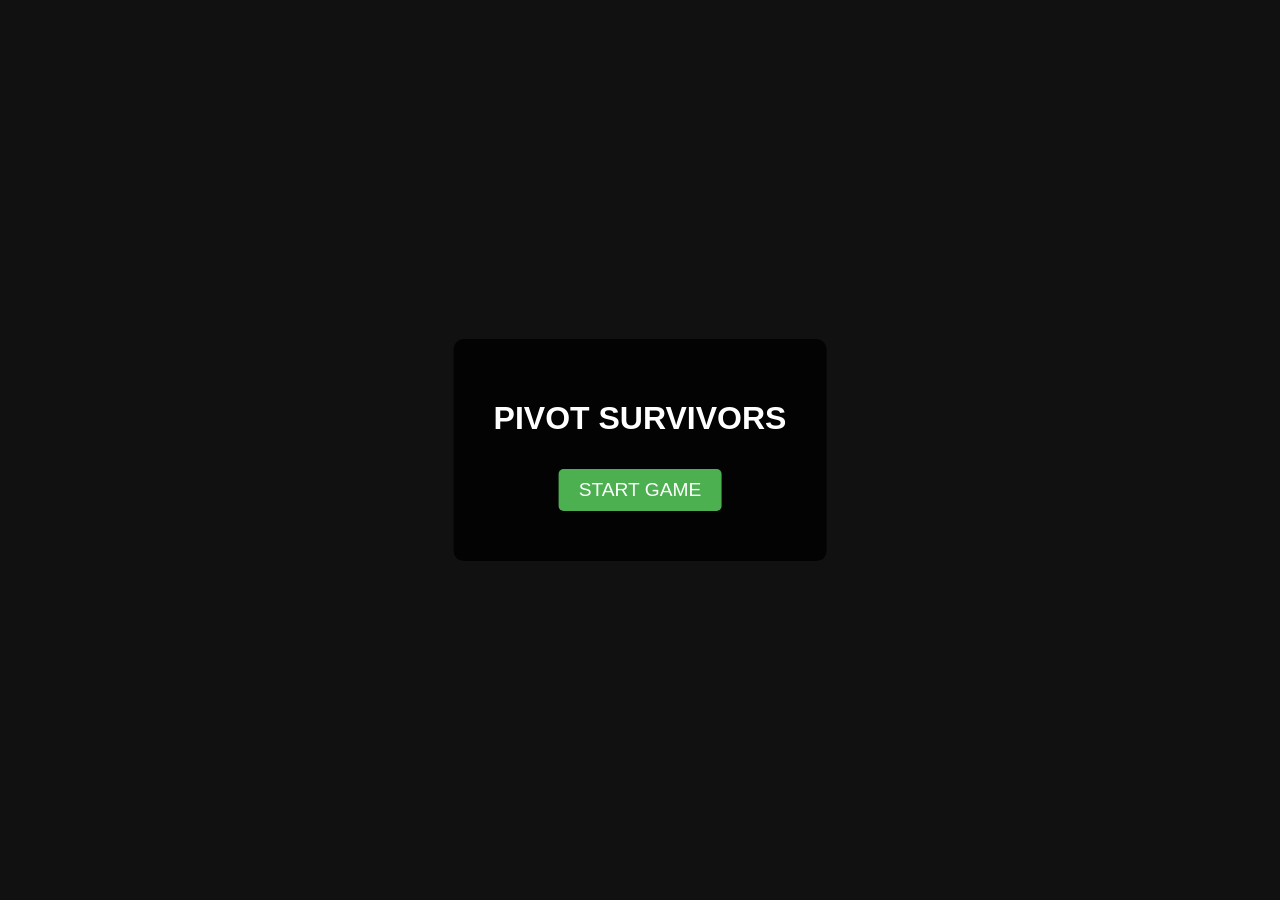
<file: index.html>
<!DOCTYPE html>
<html lang="en">
<head>
    <meta charset="UTF-8">
    <meta name="viewport" content="width=device-width, initial-scale=1.0">
    <title>Pivot Champs</title>
<link rel="stylesheet" href="styles.css">
</head>
<body>
    <div id="game-container">
        <canvas id="gameCanvas"></canvas>
        <div id="ui-overlay">
            <div id="hud" class="hidden">
                <div id="xp-bar-container">
                    <div id="xp-bar"></div>
                </div>
                <div id="hp-bar-container">
                    <div id="hp-bar"></div>
                </div>
                <div id="stats">
                    <span id="level-display">Level: 1</span>
                    <span id="time-display">00:00</span>
                    <span id="kill-display">Kills: 0</span>
                </div>
            </div>

            <div id="start-screen" class="screen">
                <h1>PIVOT SURVIVORS</h1>
                <button id="start-button">START GAME</button>
            </div>

            <div id="levelup-screen" class="screen hidden">
                <h2>LEVEL UP!</h2>
                <div id="upgrade-options"></div>
            </div>

            <div id="gameover-screen" class="screen hidden">
                <h1>GAME OVER</h1>
                <div id="final-stats"></div>
                <button id="restart-button">RESTART</button>
            </div>

            <div id="pause-screen" class="screen hidden">
                <h1>PAUSED</h1>
                <button id="resume-button">RESUME</button>
                <button id="restart-pause-button">RESTART</button>
            </div>
        </div>
    </div>
    <script type="module" src="js/main.js"></script>
</body>
</html>
</file>
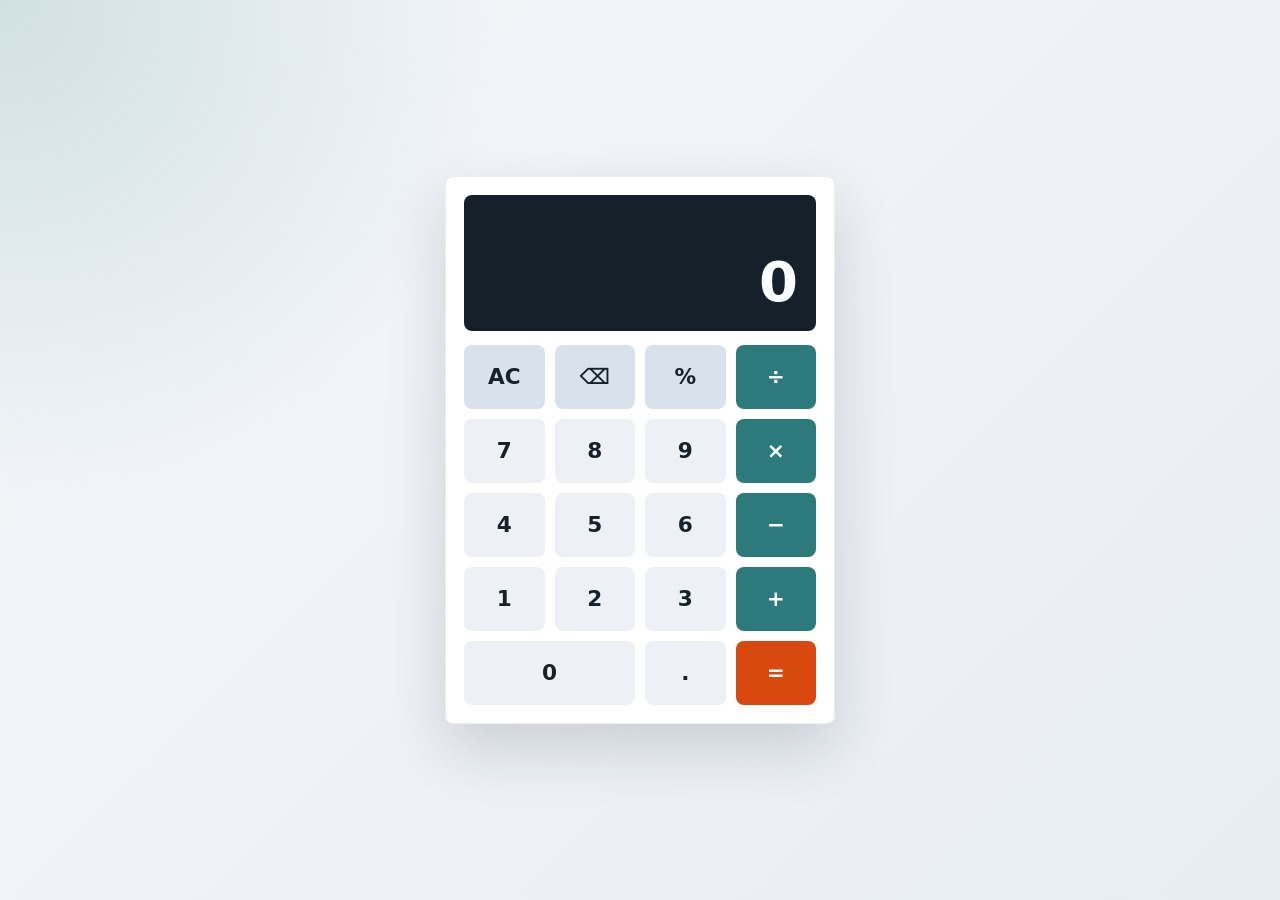
<file: calculator/index.html>
<!DOCTYPE html>
<html lang="en">
<head>
    <meta charset="UTF-8">
    <meta name="viewport" content="width=device-width, initial-scale=1.0">
    <title>Calculator</title>
    <link rel="stylesheet" href="styles.css">
</head>
<body>
    <main class="app-shell" aria-label="Calculator application">
        <section class="calculator" aria-label="Calculator">
            <div class="display" aria-live="polite">
                <div id="history" class="history">&nbsp;</div>
                <output id="display" class="result">0</output>
            </div>

            <div class="keypad">
                <button class="key utility" type="button" data-action="clear" aria-label="Clear">AC</button>
                <button class="key utility" type="button" data-action="delete" aria-label="Delete last digit">⌫</button>
                <button class="key utility" type="button" data-action="percent" aria-label="Percent">%</button>
                <button class="key operator" type="button" data-operator="/" aria-label="Divide">÷</button>

                <button class="key" type="button" data-number="7">7</button>
                <button class="key" type="button" data-number="8">8</button>
                <button class="key" type="button" data-number="9">9</button>
                <button class="key operator" type="button" data-operator="*" aria-label="Multiply">×</button>

                <button class="key" type="button" data-number="4">4</button>
                <button class="key" type="button" data-number="5">5</button>
                <button class="key" type="button" data-number="6">6</button>
                <button class="key operator" type="button" data-operator="-" aria-label="Subtract">−</button>

                <button class="key" type="button" data-number="1">1</button>
                <button class="key" type="button" data-number="2">2</button>
                <button class="key" type="button" data-number="3">3</button>
                <button class="key operator" type="button" data-operator="+" aria-label="Add">+</button>

                <button class="key zero" type="button" data-number="0">0</button>
                <button class="key" type="button" data-action="decimal" aria-label="Decimal point">.</button>
                <button class="key equals" type="button" data-action="equals" aria-label="Equals">=</button>
            </div>
        </section>
    </main>

    <script src="script.js"></script>
</body>
</html>
</file>
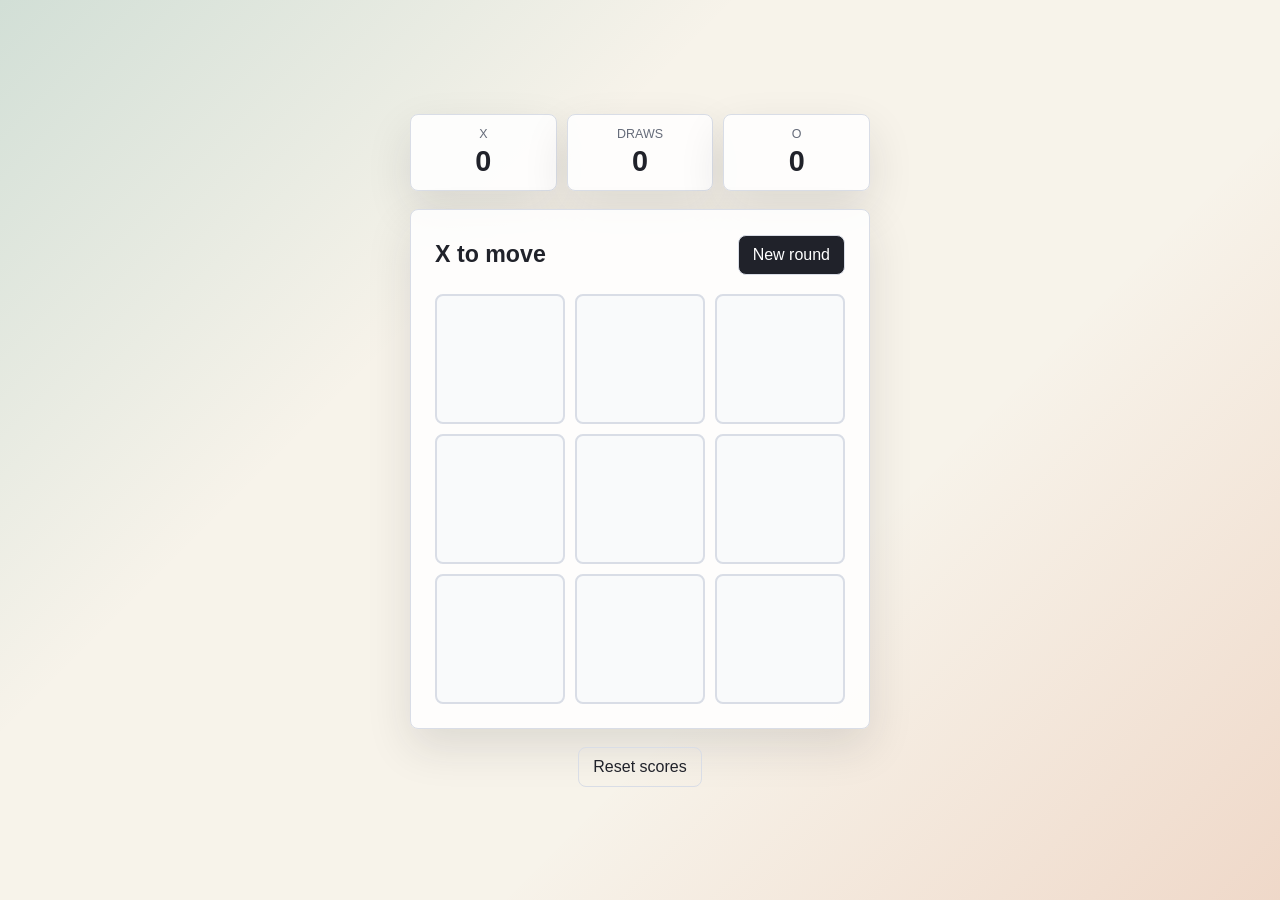
<file: tic-tac-toe/index.html>
<!DOCTYPE html>
<html lang="en">
<head>
  <meta charset="UTF-8">
  <meta name="viewport" content="width=device-width, initial-scale=1.0">
  <title>Tic Tac Toe</title>
  <link rel="stylesheet" href="styles.css">
</head>
<body>
  <main class="game-shell">
    <section class="scoreboard" aria-label="Scoreboard">
      <div>
        <span class="score-label">X</span>
        <strong id="xScore">0</strong>
      </div>
      <div>
        <span class="score-label">Draws</span>
        <strong id="drawScore">0</strong>
      </div>
      <div>
        <span class="score-label">O</span>
        <strong id="oScore">0</strong>
      </div>
    </section>

    <section class="board-panel" aria-label="Tic tac toe board">
      <div class="status-row">
        <p id="statusText">X to move</p>
        <button id="newRoundButton" type="button">New round</button>
      </div>

      <div id="board" class="board" role="grid" aria-label="Game board">
        <button class="cell" type="button" role="gridcell" aria-label="Cell 1"></button>
        <button class="cell" type="button" role="gridcell" aria-label="Cell 2"></button>
        <button class="cell" type="button" role="gridcell" aria-label="Cell 3"></button>
        <button class="cell" type="button" role="gridcell" aria-label="Cell 4"></button>
        <button class="cell" type="button" role="gridcell" aria-label="Cell 5"></button>
        <button class="cell" type="button" role="gridcell" aria-label="Cell 6"></button>
        <button class="cell" type="button" role="gridcell" aria-label="Cell 7"></button>
        <button class="cell" type="button" role="gridcell" aria-label="Cell 8"></button>
        <button class="cell" type="button" role="gridcell" aria-label="Cell 9"></button>
      </div>
    </section>

    <button id="resetScoresButton" class="reset-button" type="button">Reset scores</button>
  </main>

  <script src="script.js"></script>
</body>
</html>
</file>
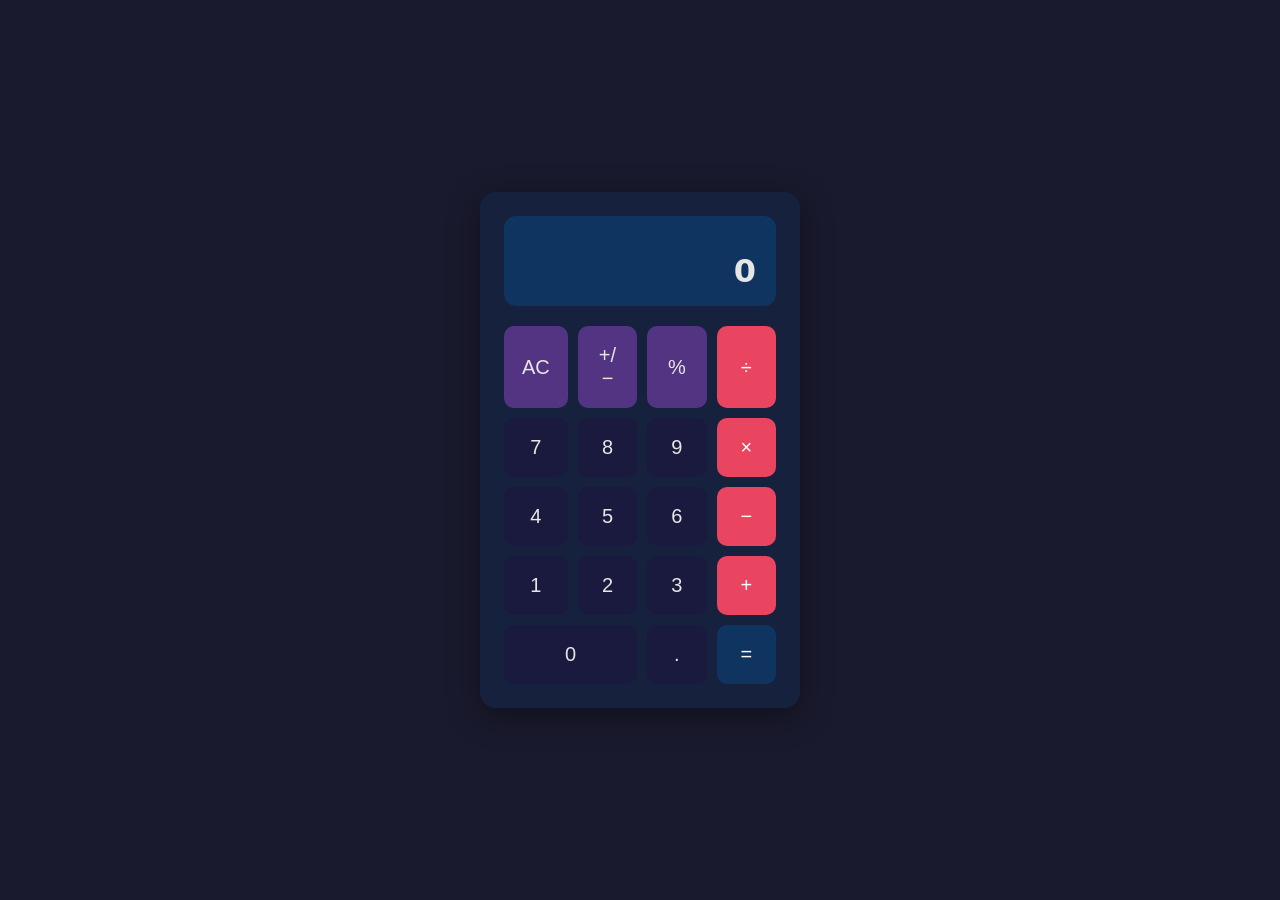
<file: calculator.html>
<!DOCTYPE html>
<html lang="en">
<head>
    <meta charset="UTF-8">
    <meta name="viewport" content="width=device-width, initial-scale=1.0">
    <title>Calculator</title>
    <style>
        * { margin: 0; padding: 0; box-sizing: border-box; }
        body {
            display: flex; justify-content: center; align-items: center;
            min-height: 100vh; background: #1a1a2e; font-family: system-ui, sans-serif;
        }
        .calculator {
            background: #16213e; border-radius: 16px; padding: 24px;
            box-shadow: 0 8px 32px rgba(0,0,0,0.4); width: 320px;
        }
        .display {
            background: #0f3460; border-radius: 12px; padding: 16px 20px;
            margin-bottom: 20px; text-align: right; min-height: 80px;
            display: flex; flex-direction: column; justify-content: flex-end;
        }
        .expression { color: #8899aa; font-size: 14px; min-height: 20px; }
        .current { color: #e6e6e6; font-size: 32px; font-weight: 600; word-break: break-all; }
        .buttons { display: grid; grid-template-columns: repeat(4, 1fr); gap: 10px; }
        button {
            padding: 18px; font-size: 20px; border: none; border-radius: 10px;
            cursor: pointer; transition: background 0.15s, transform 0.1s;
            font-weight: 500;
        }
        button:active { transform: scale(0.95); }
        .btn-num { background: #1a1a3e; color: #e6e6e6; }
        .btn-num:hover { background: #2a2a5e; }
        .btn-op { background: #e94560; color: #fff; }
        .btn-op:hover { background: #ff6b81; }
        .btn-func { background: #533483; color: #e6e6e6; }
        .btn-func:hover { background: #6b44a0; }
        .btn-eq { background: #0f3460; color: #fff; }
        .btn-eq:hover { background: #1a5090; }
        .span-2 { grid-column: span 2; }
    </style>
</head>
<body>
    <div class="calculator">
        <div class="display">
            <div class="expression" id="expression"></div>
            <div class="current" id="display">0</div>
        </div>
        <div class="buttons">
            <button class="btn-func" data-action="clear">AC</button>
            <button class="btn-func" data-action="toggle-sign">+/−</button>
            <button class="btn-func" data-action="percent">%</button>
            <button class="btn-op" data-action="op" data-value="/">÷</button>

            <button class="btn-num" data-value="7">7</button>
            <button class="btn-num" data-value="8">8</button>
            <button class="btn-num" data-value="9">9</button>
            <button class="btn-op" data-action="op" data-value="*">×</button>

            <button class="btn-num" data-value="4">4</button>
            <button class="btn-num" data-value="5">5</button>
            <button class="btn-num" data-value="6">6</button>
            <button class="btn-op" data-action="op" data-value="-">−</button>

            <button class="btn-num" data-value="1">1</button>
            <button class="btn-num" data-value="2">2</button>
            <button class="btn-num" data-value="3">3</button>
            <button class="btn-op" data-action="op" data-value="+">+</button>

            <button class="btn-num span-2" data-value="0">0</button>
            <button class="btn-num" data-value=".">.</button>
            <button class="btn-eq" data-action="equals">=</button>
        </div>
    </div>

    <script>
        const display = document.getElementById('display');
        const expression = document.getElementById('expression');

        let current = '0';
        let previous = null;
        let operator = null;
        let resetNext = false;

        function updateDisplay() {
            display.textContent = current;
        }

        function calculate(a, op, b) {
            a = parseFloat(a);
            b = parseFloat(b);
            switch (op) {
                case '+': return a + b;
                case '-': return a - b;
                case '*': return a * b;
                case '/': return b === 0 ? 'Error' : a / b;
            }
        }

        function formatNumber(n) {
            if (typeof n === 'string') return n;
            const str = parseFloat(n.toPrecision(12)).toString();
            return str.length > 14 ? parseFloat(n).toExponential(6) : str;
        }

        const opSymbols = { '+': '+', '-': '−', '*': '×', '/': '÷' };

        document.querySelector('.buttons').addEventListener('click', (e) => {
            const btn = e.target.closest('button');
            if (!btn) return;

            const action = btn.dataset.action;
            const value = btn.dataset.value;

            if (!action) {
                // Number or decimal input
                if (resetNext) { current = '0'; resetNext = false; }
                if (value === '.') {
                    if (current.includes('.')) return;
                    current += '.';
                } else {
                    current = current === '0' ? value : current + value;
                }
                if (current.length > 14) return;
                updateDisplay();
                return;
            }

            switch (action) {
                case 'clear':
                    current = '0'; previous = null; operator = null;
                    expression.textContent = '';
                    updateDisplay();
                    break;
                case 'toggle-sign':
                    if (current !== '0') {
                        current = current.startsWith('-') ? current.slice(1) : '-' + current;
                        updateDisplay();
                    }
                    break;
                case 'percent':
                    current = formatNumber(parseFloat(current) / 100);
                    updateDisplay();
                    break;
                case 'op':
                    if (previous !== null && operator && !resetNext) {
                        const result = calculate(previous, operator, current);
                        current = formatNumber(result);
                        updateDisplay();
                    }
                    previous = current;
                    operator = value;
                    expression.textContent = `${previous} ${opSymbols[value]}`;
                    resetNext = true;
                    break;
                case 'equals':
                    if (previous !== null && operator) {
                        expression.textContent = `${previous} ${opSymbols[operator]} ${current} =`;
                        const result = calculate(previous, operator, current);
                        current = formatNumber(result);
                        previous = null;
                        operator = null;
                        resetNext = true;
                        updateDisplay();
                    }
                    break;
            }
        });

        // Keyboard support
        document.addEventListener('keydown', (e) => {
            const key = e.key;
            if (key >= '0' && key <= '9' || key === '.') {
                document.querySelector(`button[data-value="${key}"]`)?.click();
            } else if (['+', '-', '*', '/'].includes(key)) {
                document.querySelector(`button[data-action="op"][data-value="${key}"]`)?.click();
            } else if (key === 'Enter' || key === '=') {
                document.querySelector('[data-action="equals"]')?.click();
            } else if (key === 'Escape') {
                document.querySelector('[data-action="clear"]')?.click();
            } else if (key === 'Backspace') {
                if (current.length > 1) {
                    current = current.slice(0, -1);
                } else {
                    current = '0';
                }
                updateDisplay();
            }
        });
    </script>
</body>
</html>
</file>
<file: styles.css>
body, html {
    margin: 0;
    padding: 0;
    width: 100%;
    height: 100%;
    overflow: hidden;
    background-color: #222;
    color: #fff;
    font-family: Arial, sans-serif;
}

#game-container {
    position: relative;
    width: 100vw;
    height: 100vh;
}

canvas {
    display: block;
    background-color: #111;
}

#ui-overlay {
    position: absolute;
    top: 0;
    left: 0;
    width: 100%;
    height: 100%;
    pointer-events: none;
}

.screen {
    position: absolute;
    top: 50%;
    left: 50%;
    transform: translate(-50%, -50%);
    text-align: center;
    background-color: rgba(0, 0, 0, 0.8);
    padding: 40px;
    border-radius: 10px;
    pointer-events: auto;
}

.hidden {
    display: none !important;
}

button {
    padding: 10px 20px;
    font-size: 1.2rem;
    cursor: pointer;
    background-color: #4CAF50;
    color: white;
    border: none;
    border-radius: 5px;
    margin: 10px;
}

button:hover {
    background-color: #45a049;
}

#hud {
    position: absolute;
    top: 10px;
    left: 10px;
    right: 10px;
    pointer-events: none;
}

#xp-bar-container {
    width: 100%;
    height: 10px;
    background-color: #444;
    border-radius: 5px;
    margin-bottom: 5px;
}

#xp-bar {
    width: 0%;
    height: 100%;
    background-color: #4da6ff;
    border-radius: 5px;
}

#hp-bar-container {
    width: 200px;
    height: 20px;
    background-color: #444;
    border-radius: 10px;
    margin-bottom: 10px;
}

#hp-bar {
    width: 100%;
    height: 100%;
    background-color: #ff4d4d;
    border-radius: 10px;
}

#stats {
    display: flex;
    justify-content: space-between;
    font-size: 1.1rem;
    font-weight: bold;
}

.upgrade-option {
    background-color: #333;
    border: 1px solid #555;
    padding: 15px;
    margin: 10px;
    cursor: pointer;
    border-radius: 5px;
    transition: background-color 0.2s;
}

.upgrade-option:hover {
    background-color: #444;
}

#difficulty-selection {
    margin-bottom: 30px;
}

#difficulty-selection h2 {
    margin-top: 0;
    margin-bottom: 20px;
    font-size: 1.5rem;
}

.difficulty-buttons {
    display: flex;
    flex-direction: column;
    gap: 15px;
    margin-bottom: 10px;
}

.difficulty-button {
    display: flex;
    flex-direction: column;
    align-items: center;
    padding: 15px 25px;
    background-color: #333;
    border: 2px solid #555;
    color: white;
    cursor: pointer;
    border-radius: 8px;
    transition: all 0.2s;
    min-width: 280px;
}

.difficulty-button:hover {
    background-color: #444;
    border-color: #777;
}

.difficulty-button.selected {
    background-color: #4CAF50;
    border-color: #4CAF50;
}

.difficulty-button.selected:hover {
    background-color: #45a049;
    border-color: #45a049;
}

.difficulty-name {
    font-size: 1.3rem;
    font-weight: bold;
    margin-bottom: 5px;
}

.difficulty-desc {
    font-size: 0.9rem;
    opacity: 0.8;
}
</file>
<file: calculator/styles.css>
:root {
    color-scheme: light;
    --page-bg: #f5f7fa;
    --calculator-bg: #ffffff;
    --display-bg: #15202b;
    --display-text: #f8fbff;
    --muted-text: #9fb2c4;
    --key-bg: #edf1f5;
    --key-hover: #dfe6ee;
    --key-text: #17212b;
    --utility-bg: #d9e2ec;
    --operator-bg: #2c7a7b;
    --operator-hover: #236b6c;
    --equals-bg: #d9480f;
    --equals-hover: #bf3f0d;
    --button-radius: 8px;
}

* {
    box-sizing: border-box;
}

html,
body {
    min-height: 100%;
}

body {
    margin: 0;
    background:
        radial-gradient(circle at top left, rgba(44, 122, 123, 0.18), transparent 32rem),
        linear-gradient(135deg, #f5f7fa 0%, #e8edf3 100%);
    color: var(--key-text);
    font-family: Inter, ui-sans-serif, system-ui, -apple-system, BlinkMacSystemFont, "Segoe UI", sans-serif;
}

button,
output {
    font: inherit;
}

.app-shell {
    display: grid;
    min-height: 100vh;
    padding: 24px;
    place-items: center;
}

.calculator {
    width: min(100%, 390px);
    padding: 18px;
    background: var(--calculator-bg);
    border: 1px solid rgba(23, 33, 43, 0.08);
    border-radius: 8px;
    box-shadow: 0 24px 60px rgba(23, 33, 43, 0.16);
}

.display {
    display: flex;
    min-height: 136px;
    margin-bottom: 14px;
    padding: 18px;
    overflow: hidden;
    background: var(--display-bg);
    border-radius: 8px;
    color: var(--display-text);
    flex-direction: column;
    justify-content: flex-end;
    text-align: right;
}

.history {
    min-height: 24px;
    color: var(--muted-text);
    font-size: 1rem;
    line-height: 1.4;
    overflow: hidden;
    text-overflow: ellipsis;
    white-space: nowrap;
}

.result {
    display: block;
    width: 100%;
    margin-top: 8px;
    color: var(--display-text);
    font-size: clamp(2rem, 11vw, 3.5rem);
    font-weight: 650;
    line-height: 1.1;
    overflow: hidden;
    text-overflow: ellipsis;
    white-space: nowrap;
}

.keypad {
    display: grid;
    grid-template-columns: repeat(4, minmax(0, 1fr));
    gap: 10px;
}

.key {
    min-width: 0;
    min-height: 64px;
    border: 0;
    border-radius: var(--button-radius);
    background: var(--key-bg);
    color: var(--key-text);
    cursor: pointer;
    font-size: 1.35rem;
    font-weight: 700;
    line-height: 1;
    transition: transform 120ms ease, background-color 120ms ease, box-shadow 120ms ease;
}

.key:hover {
    background: var(--key-hover);
}

.key:active {
    transform: translateY(1px);
}

.key:focus-visible {
    outline: 3px solid rgba(44, 122, 123, 0.35);
    outline-offset: 2px;
}

.utility {
    background: var(--utility-bg);
}

.operator {
    background: var(--operator-bg);
    color: #ffffff;
}

.operator:hover {
    background: var(--operator-hover);
}

.equals {
    background: var(--equals-bg);
    color: #ffffff;
}

.equals:hover {
    background: var(--equals-hover);
}

.zero {
    grid-column: span 2;
}

@media (max-width: 420px) {
    .app-shell {
        padding: 14px;
    }

    .calculator {
        padding: 12px;
    }

    .keypad {
        gap: 8px;
    }

    .key {
        min-height: 58px;
    }
}
</file>
<file: tic-tac-toe/styles.css>
:root {
  color-scheme: light;
  --bg: #f7f3ea;
  --panel: #ffffff;
  --ink: #20222a;
  --muted: #666c7a;
  --line: #d9dde6;
  --x: #0f766e;
  --o: #c2410c;
  --win: #facc15;
}

* {
  box-sizing: border-box;
}

body {
  min-height: 100vh;
  margin: 0;
  display: grid;
  place-items: center;
  background:
    linear-gradient(135deg, rgba(15, 118, 110, 0.16), transparent 34%),
    linear-gradient(315deg, rgba(194, 65, 12, 0.15), transparent 36%),
    var(--bg);
  color: var(--ink);
  font-family: Arial, Helvetica, sans-serif;
}

button {
  font: inherit;
}

.game-shell {
  width: min(92vw, 460px);
  display: grid;
  gap: 18px;
}

.scoreboard {
  display: grid;
  grid-template-columns: repeat(3, 1fr);
  gap: 10px;
}

.scoreboard div,
.board-panel {
  border: 1px solid var(--line);
  border-radius: 8px;
  background: rgba(255, 255, 255, 0.88);
  box-shadow: 0 18px 45px rgba(32, 34, 42, 0.12);
}

.scoreboard div {
  min-height: 76px;
  display: grid;
  place-items: center;
  gap: 4px;
  padding: 12px;
}

.score-label {
  color: var(--muted);
  font-size: 0.78rem;
  text-transform: uppercase;
}

.scoreboard strong {
  font-size: 1.8rem;
}

.board-panel {
  padding: clamp(16px, 4vw, 24px);
}

.status-row {
  min-height: 42px;
  display: flex;
  align-items: center;
  justify-content: space-between;
  gap: 12px;
  margin-bottom: 18px;
}

#statusText {
  margin: 0;
  color: var(--ink);
  font-size: clamp(1.1rem, 4vw, 1.45rem);
  font-weight: 700;
}

#newRoundButton,
.reset-button {
  border: 1px solid var(--line);
  border-radius: 8px;
  background: var(--ink);
  color: #fff;
  cursor: pointer;
  padding: 10px 14px;
}

#newRoundButton:hover,
.reset-button:hover {
  background: #343845;
}

.board {
  display: grid;
  grid-template-columns: repeat(3, 1fr);
  gap: 10px;
}

.cell {
  aspect-ratio: 1;
  border: 2px solid var(--line);
  border-radius: 8px;
  background: #f9fafb;
  color: var(--ink);
  cursor: pointer;
  font-size: clamp(3rem, 18vw, 5.4rem);
  font-weight: 800;
  line-height: 1;
  transition: transform 120ms ease, border-color 120ms ease, background 120ms ease;
}

.cell:hover:not(:disabled) {
  border-color: #9aa3b4;
  transform: translateY(-1px);
}

.cell:disabled {
  cursor: default;
}

.cell.x {
  color: var(--x);
}

.cell.o {
  color: var(--o);
}

.cell.win {
  border-color: var(--win);
  background: #fffbeb;
}

.reset-button {
  justify-self: center;
  background: transparent;
  color: var(--ink);
}

.reset-button:hover {
  background: rgba(255, 255, 255, 0.68);
}

@media (max-width: 380px) {
  .status-row {
    align-items: stretch;
    flex-direction: column;
  }

  #newRoundButton {
    width: 100%;
  }
}
</file>
